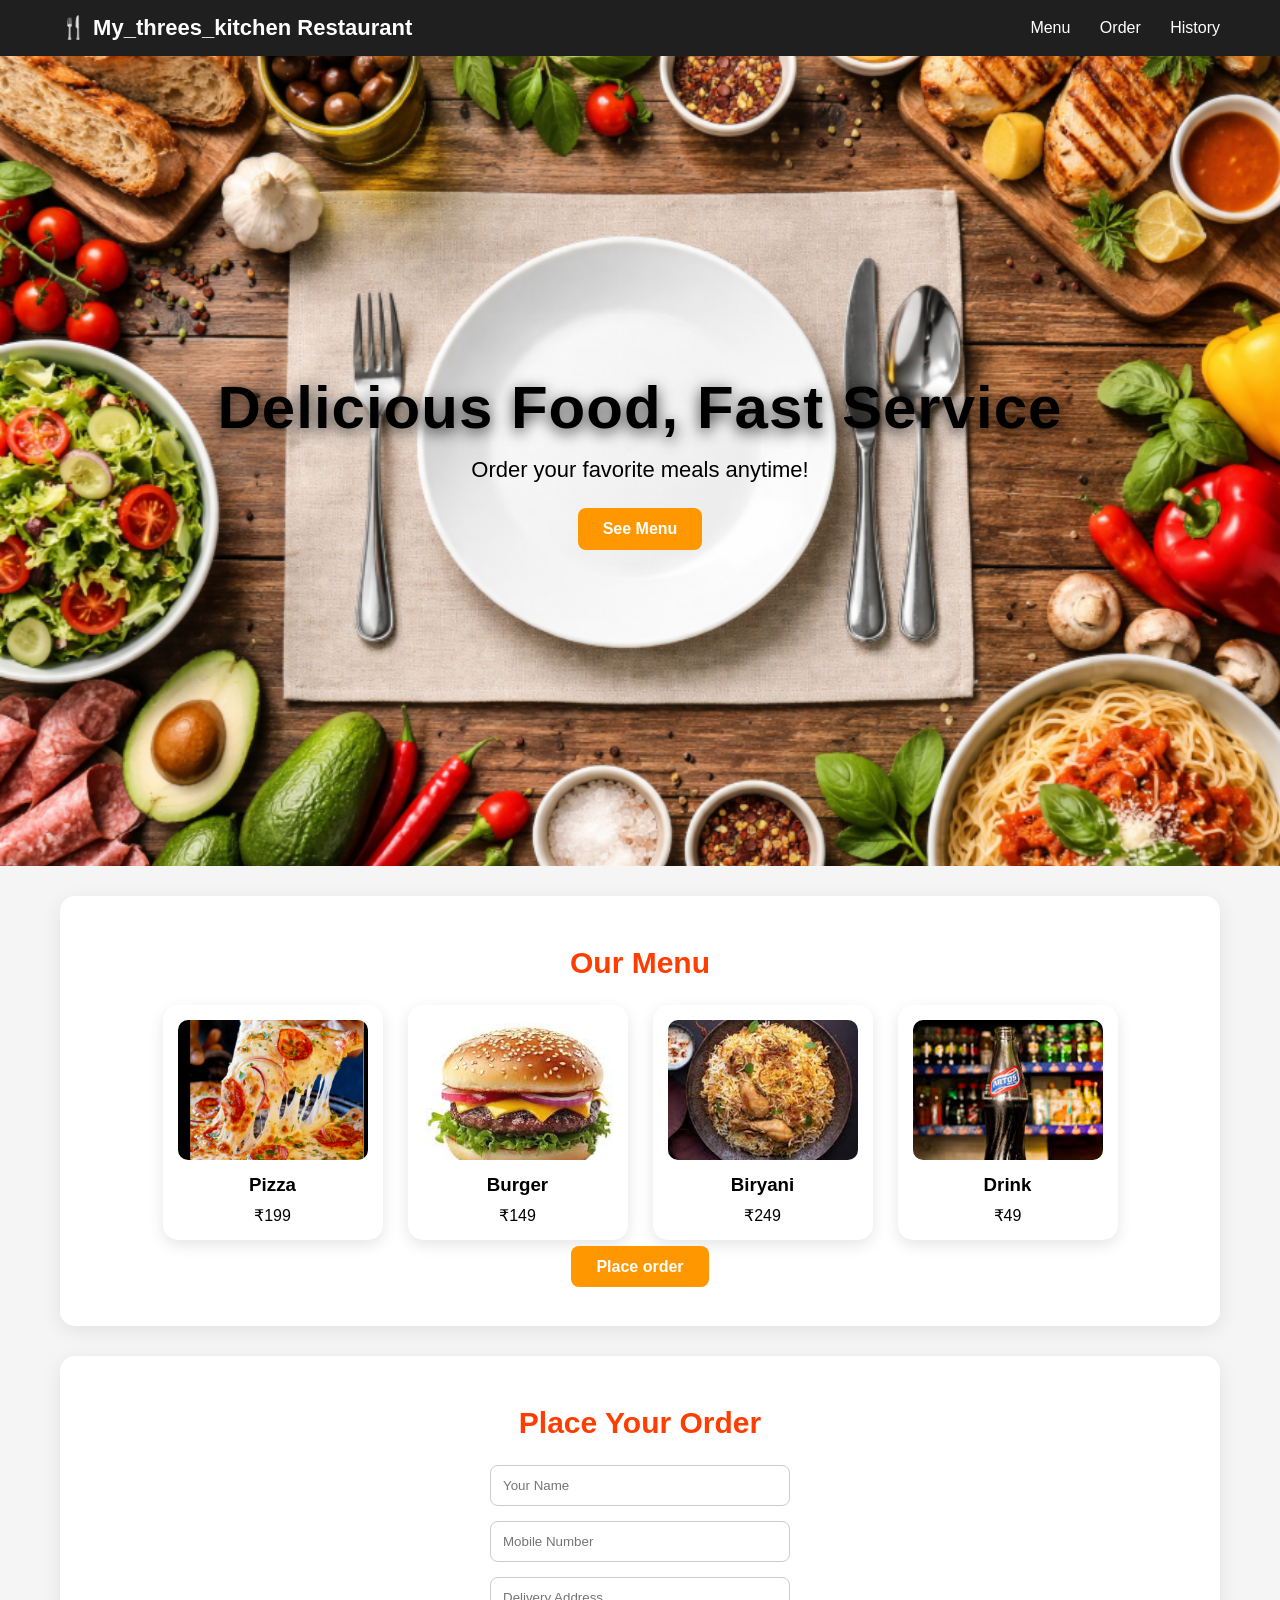
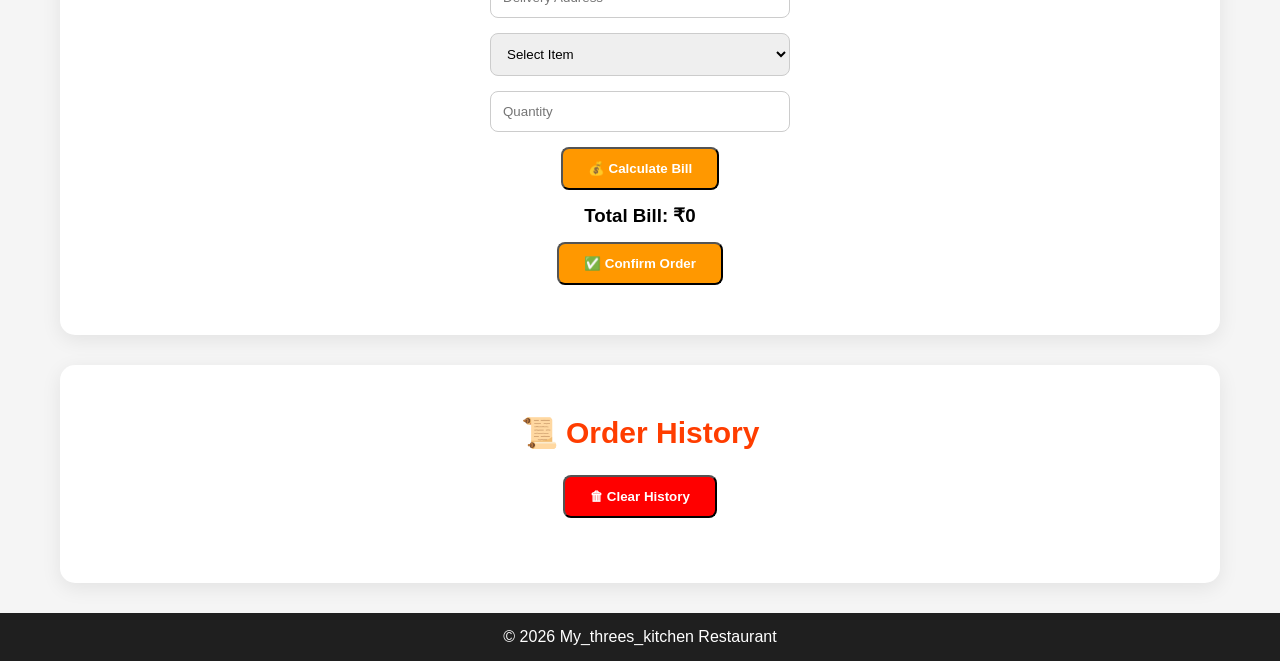
<file: index.html>
<!DOCTYPE html>
<html lang="en">
<head>
  <meta charset="UTF-8">
  <title>My_threes_kitchen Restaurant</title>
  <link rel="stylesheet" href="style.css">
</head>
<body>

<!-- NAVBAR -->
<header>
  <h2 class="logo">🍴 My_threes_kitchen Restaurant</h2>
  <nav>
    <a href="#menu">Menu</a>
    <a href="#order">Order</a>
    <a href="#historySection">History</a>
  </nav>
</header>

<!-- HERO -->
<section class="hero">
  <h1>Delicious Food, Fast Service</h1>
  <p>Order your favorite meals anytime!</p>
  <a href="#menu" class="btn">See Menu</a>
</section>

<!-- MENU -->
<section id="menu" class="section">
  <h2>Our Menu</h2>

  <div class="menu-container">
    <div class="card">
      <img src="pizza.png">
      <h3>Pizza</h3>
      <p>₹199</p>
    </div>

    <div class="card">
      <img src="burger.png">
      <h3>Burger</h3>
      <p>₹149</p>
    </div>

    <div class="card">
      <img src="biryani.png">
      <h3>Biryani</h3>
      <p>₹249</p>
    </div>

    <div class="card">
      <img src="drink.png">
      <h3>Drink</h3>
      <p>₹49</p>
    </div>
  </div>
  <br>
  <a href="#order" class="btn">Place order</a>
</section>

<!-- ORDER -->
<section id="order" class="section">
  <h2>Place Your Order</h2>

  <form class="order-form" onsubmit="saveOrder(event)">
    <input type="text" id="name" placeholder="Your Name" required>
    <input type="tel" id="phone" placeholder="Mobile Number" required>
    <input type="text" placeholder="Delivery Address" required>

    <select id="item" required>
      <option value="">Select Item</option>
      <option value="Pizza|199">Pizza - ₹199</option>
      <option value="Burger|149">Burger - ₹149</option>
      <option value="Biryani|249">Chicken Biryani - ₹249</option>
      <option value="Drink|49">Cold Drink - ₹49</option>
    </select>

    <input type="number" id="qty" placeholder="Quantity" min="1" required>

    <button type="button" class="btn" onclick="calculateBill()">💰 Calculate Bill</button>

    <h3 id="totalBill">Total Bill: ₹0</h3>

    <button type="submit" class="btn">✅ Confirm Order</button>
  </form>
</section>

<!-- ORDER HISTORY -->
<section id="historySection" class="section">
  <h2>📜 Order History</h2>

  <button class="btn clear-btn" onclick="clearHistory()">🗑 Clear History</button>

  <div id="history"></div>
</section>

<!-- FOOTER -->
<footer>
  <p>© 2026 My_threes_kitchen Restaurant</p>
</footer>

<!-- JAVASCRIPT -->
<script>
function calculateBill() {
  let item = document.getElementById("item").value;
  let qty = document.getElementById("qty").value;

  if (item === "" || qty === "") {
    alert("Select item & quantity");
    return;
  }

  let price = item.split("|")[1];
  let total = price * qty;

  document.getElementById("totalBill").innerText =
    "Total Bill: ₹" + total;
}

function saveOrder(event) {
  event.preventDefault();

  let name = document.getElementById("name").value;
  let phone = document.getElementById("phone").value;

  let itemData = document.getElementById("item").value.split("|");
  let item = itemData[0];
  let price = itemData[1];

  let qty = document.getElementById("qty").value;
  let total = price * qty;

  let order = { name, phone, item, qty, total };

  let orders = JSON.parse(localStorage.getItem("orders")) || [];
  orders.push(order);

  localStorage.setItem("orders", JSON.stringify(orders));

  displayOrders();

  document.querySelector("form").reset();
  document.getElementById("totalBill").innerText = "Total Bill: ₹0";
}

function displayOrders() {
  let orders = JSON.parse(localStorage.getItem("orders")) || [];
  let historyDiv = document.getElementById("history");

  historyDiv.innerHTML = "";

  orders.forEach(o => {
    historyDiv.innerHTML += `
      <div class="card">
        <p><b>${o.name}</b></p>
        <p>${o.item} × ${o.qty}</p>
        <p>Total: ₹${o.total}</p>
      </div>
    `;
  });
}

function clearHistory() {
  if (confirm("Are you sure you want to clear all orders?")) {
    localStorage.removeItem("orders");
    displayOrders();
  }
}

displayOrders();
</script>

</body>
</html>
</file>
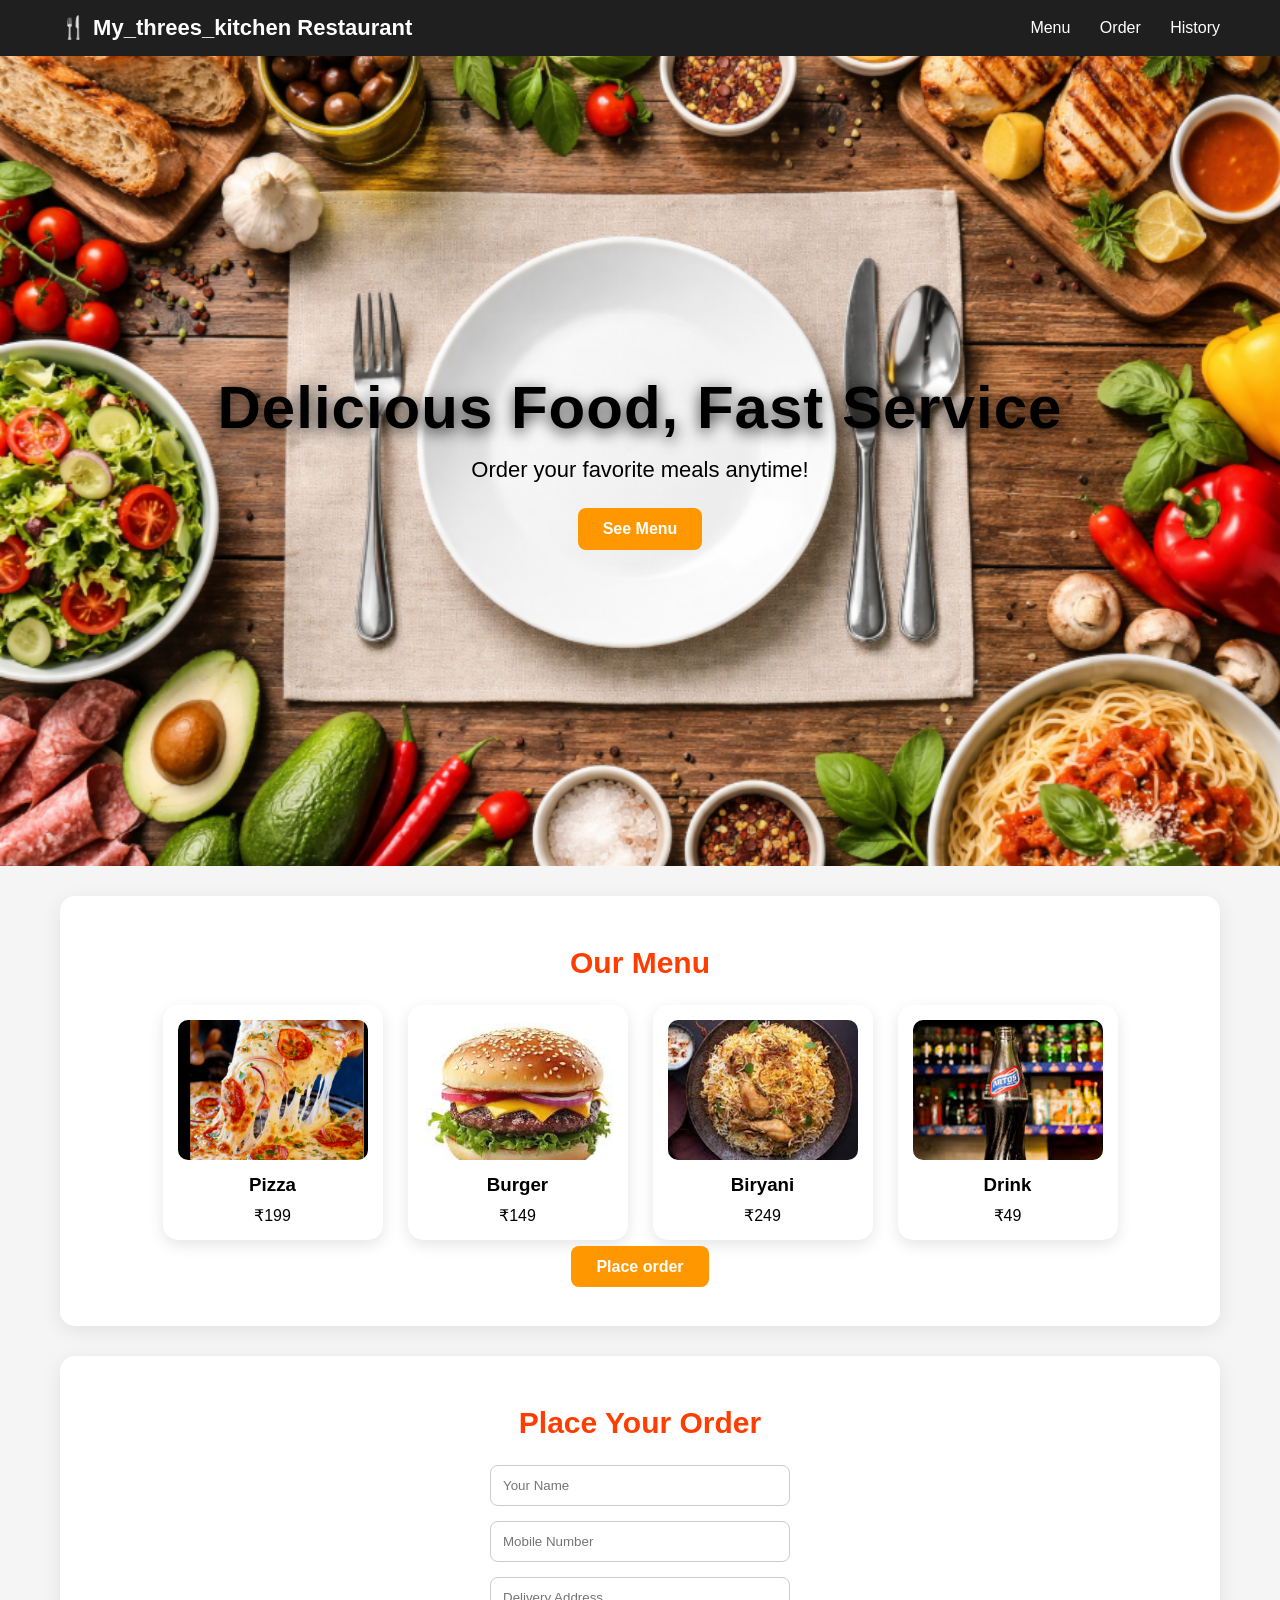
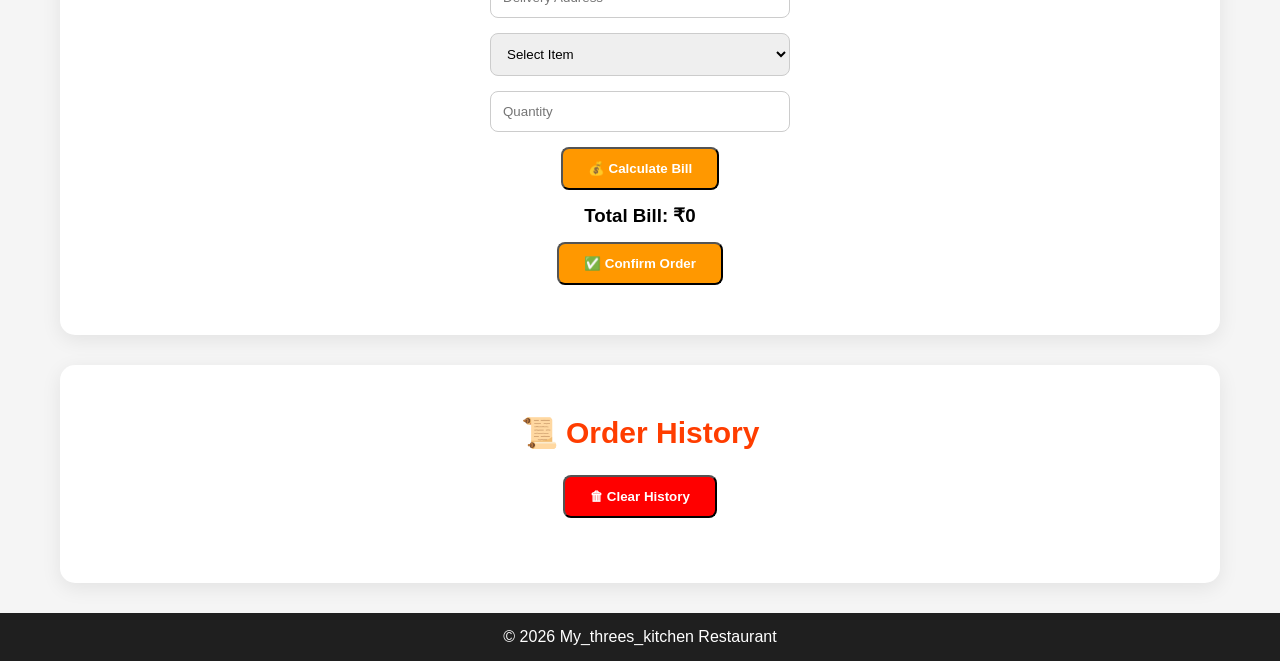
<file: project web/resindex.html>
<!DOCTYPE html>
<html lang="en">
<head>
  <meta charset="UTF-8">
  <title>My_threes_kitchen Restaurant</title>
  <link rel="stylesheet" href="style.css">
</head>
<body>

<!-- NAVBAR -->
<header>
  <h2 class="logo">🍴 My_threes_kitchen Restaurant</h2>
  <nav>
    <a href="#menu">Menu</a>
    <a href="#order">Order</a>
    <a href="#historySection">History</a>
  </nav>
</header>

<!-- HERO -->
<section class="hero">
  <h1>Delicious Food, Fast Service</h1>
  <p>Order your favorite meals anytime!</p>
  <a href="#menu" class="btn">See Menu</a>
</section>

<!-- MENU -->
<section id="menu" class="section">
  <h2>Our Menu</h2>

  <div class="menu-container">
    <div class="card">
      <img src="pizza.png">
      <h3>Pizza</h3>
      <p>₹199</p>
    </div>

    <div class="card">
      <img src="burger.png">
      <h3>Burger</h3>
      <p>₹149</p>
    </div>

    <div class="card">
      <img src="biryani.png">
      <h3>Biryani</h3>
      <p>₹249</p>
    </div>

    <div class="card">
      <img src="drink.png">
      <h3>Drink</h3>
      <p>₹49</p>
    </div>
  </div>
  <br>
  <a href="#order" class="btn">Place order</a>
</section>

<!-- ORDER -->
<section id="order" class="section">
  <h2>Place Your Order</h2>

  <form class="order-form" onsubmit="saveOrder(event)">
    <input type="text" id="name" placeholder="Your Name" required>
    <input type="tel" id="phone" placeholder="Mobile Number" required>
    <input type="text" placeholder="Delivery Address" required>

    <select id="item" required>
      <option value="">Select Item</option>
      <option value="Pizza|199">Pizza - ₹199</option>
      <option value="Burger|149">Burger - ₹149</option>
      <option value="Biryani|249">Chicken Biryani - ₹249</option>
      <option value="Drink|49">Cold Drink - ₹49</option>
    </select>

    <input type="number" id="qty" placeholder="Quantity" min="1" required>

    <button type="button" class="btn" onclick="calculateBill()">💰 Calculate Bill</button>

    <h3 id="totalBill">Total Bill: ₹0</h3>

    <button type="submit" class="btn">✅ Confirm Order</button>
  </form>
</section>

<!-- ORDER HISTORY -->
<section id="historySection" class="section">
  <h2>📜 Order History</h2>

  <button class="btn clear-btn" onclick="clearHistory()">🗑 Clear History</button>

  <div id="history"></div>
</section>

<!-- FOOTER -->
<footer>
  <p>© 2026 My_threes_kitchen Restaurant</p>
</footer>

<!-- JAVASCRIPT -->
<script>
function calculateBill() {
  let item = document.getElementById("item").value;
  let qty = document.getElementById("qty").value;

  if (item === "" || qty === "") {
    alert("Select item & quantity");
    return;
  }

  let price = item.split("|")[1];
  let total = price * qty;

  document.getElementById("totalBill").innerText =
    "Total Bill: ₹" + total;
}

function saveOrder(event) {
  event.preventDefault();

  let name = document.getElementById("name").value;
  let phone = document.getElementById("phone").value;

  let itemData = document.getElementById("item").value.split("|");
  let item = itemData[0];
  let price = itemData[1];

  let qty = document.getElementById("qty").value;
  let total = price * qty;

  let order = { name, phone, item, qty, total };

  let orders = JSON.parse(localStorage.getItem("orders")) || [];
  orders.push(order);

  localStorage.setItem("orders", JSON.stringify(orders));

  displayOrders();

  document.querySelector("form").reset();
  document.getElementById("totalBill").innerText = "Total Bill: ₹0";
}

function displayOrders() {
  let orders = JSON.parse(localStorage.getItem("orders")) || [];
  let historyDiv = document.getElementById("history");

  historyDiv.innerHTML = "";

  orders.forEach(o => {
    historyDiv.innerHTML += `
      <div class="card">
        <p><b>${o.name}</b></p>
        <p>${o.item} × ${o.qty}</p>
        <p>Total: ₹${o.total}</p>
      </div>
    `;
  });
}

function clearHistory() {
  if (confirm("Are you sure you want to clear all orders?")) {
    localStorage.removeItem("orders");
    displayOrders();
  }
}

displayOrders();
</script>

</body>
</html>
</file>
<file: style.css>
/* RESET */
* {
  margin: 0;
  padding: 0;
  box-sizing: border-box;
  font-family: 'Segoe UI', Tahoma, Geneva, Verdana, sans-serif;
}

/* BODY */
body {
  background: #f5f5f5;
}

/* NAVBAR */
header {
  background: #1f1f1f;
  color: white;
  padding: 15px 60px;
  display: flex;
  justify-content: space-between;
  align-items: center;
  box-shadow: 0 2px 8px rgba(0,0,0,0.2);
}

.logo {
  font-size: 22px;
  font-weight: bold;
}

nav a {
  color: white;
  margin-left: 25px;
  text-decoration: none;
  font-size: 16px;
  transition: 0.3s;
}

nav a:hover {
  color: #ff9800;
}

/* HERO */
.hero {
  height: 90vh;

  background: url("food.png"); /* your image file */
  background-size: cover;      /* fill entire area */
  background-position: center; /* center image */
  background-repeat: no-repeat;

  display: flex;
  flex-direction: column;
  justify-content: center;
  align-items: center;
  color: rgb(0, 0, 0);
  text-align: center;
}
.hero h1 {
  font-size: 60px;
  font-weight: 800;
  letter-spacing: 1px;
  text-shadow: 0px 4px 15px rgba(0,0,0,0.8);
  margin-bottom: 15px;
}
.hero p {
  font-size: 22px;
  margin-bottom: 25px;
  color: #000000;
}
/* BUTTON */
.btn {
  background: #ff9800;
  color: white;
  padding: 12px 25px;
  border-radius: 8px;
  font-weight: bold;
  text-decoration: none;
  transition: 0.3s;
}

.btn:hover {
  background: #e65100;
  transform: scale(1.05);
}

/* SECTION */
.section {
  background: white;
  margin: 30px 60px;
  padding: 50px;
  border-radius: 15px;
  text-align: center;
  box-shadow: 0 5px 20px rgba(0,0,0,0.08);
}

.section h2 {
  margin-bottom: 25px;
  font-size: 30px;
  color: #ff3d00;
}

/* MENU */
.menu-container {
  display: flex;
  gap: 25px;
  justify-content: center;
  flex-wrap: wrap;
}

.card {
  background: #fff;
  width: 220px;
  padding: 15px;
  border-radius: 15px;
  box-shadow: 0 5px 15px rgba(0,0,0,0.1);
  transition: 0.3s;
}

.card:hover {
  transform: translateY(-5px);
}

.card img {
  width: 100%;
  height: 140px;
  object-fit: cover;
  border-radius: 10px;
}

.card h3 {
  margin: 10px 0;
}

.price {
  font-weight: bold;
  color: #333;
}

/* FORM */
.order-form {
  display: flex;
  flex-direction: column;
  align-items: center;
  gap: 15px;
}

.order-form input,
.order-form select {
  width: 300px;
  padding: 12px;
  border-radius: 8px;
  border: 1px solid #ccc;
}

.order-form input:focus,
.order-form select:focus {
  border: 1px solid #ff9800;
  outline: none;
}

/* HISTORY */
#history {
  display: flex;
  gap: 15px;
  flex-wrap: wrap;
  justify-content: center;
}

/* CLEAR BUTTON */
.clear-btn {
  background: red;
  color: white;
  margin-bottom: 15px;
}

/* FOOTER */
footer {
  background: #1f1f1f;
  color: white;
  text-align: center;
  padding: 15px;
  margin-top: 30px;
}
</file>
<file: project web/style.css>
/* RESET */
* {
  margin: 0;
  padding: 0;
  box-sizing: border-box;
  font-family: 'Segoe UI', Tahoma, Geneva, Verdana, sans-serif;
}

/* BODY */
body {
  background: #f5f5f5;
}

/* NAVBAR */
header {
  background: #1f1f1f;
  color: white;
  padding: 15px 60px;
  display: flex;
  justify-content: space-between;
  align-items: center;
  box-shadow: 0 2px 8px rgba(0,0,0,0.2);
}

.logo {
  font-size: 22px;
  font-weight: bold;
}

nav a {
  color: white;
  margin-left: 25px;
  text-decoration: none;
  font-size: 16px;
  transition: 0.3s;
}

nav a:hover {
  color: #ff9800;
}

/* HERO */
.hero {
  height: 90vh;

  background: url("food.png"); /* your image file */
  background-size: cover;      /* fill entire area */
  background-position: center; /* center image */
  background-repeat: no-repeat;

  display: flex;
  flex-direction: column;
  justify-content: center;
  align-items: center;
  color: rgb(0, 0, 0);
  text-align: center;
}
.hero h1 {
  font-size: 60px;
  font-weight: 800;
  letter-spacing: 1px;
  text-shadow: 0px 4px 15px rgba(0,0,0,0.8);
  margin-bottom: 15px;
}
.hero p {
  font-size: 22px;
  margin-bottom: 25px;
  color: #000000;
}
/* BUTTON */
.btn {
  background: #ff9800;
  color: white;
  padding: 12px 25px;
  border-radius: 8px;
  font-weight: bold;
  text-decoration: none;
  transition: 0.3s;
}

.btn:hover {
  background: #e65100;
  transform: scale(1.05);
}

/* SECTION */
.section {
  background: white;
  margin: 30px 60px;
  padding: 50px;
  border-radius: 15px;
  text-align: center;
  box-shadow: 0 5px 20px rgba(0,0,0,0.08);
}

.section h2 {
  margin-bottom: 25px;
  font-size: 30px;
  color: #ff3d00;
}

/* MENU */
.menu-container {
  display: flex;
  gap: 25px;
  justify-content: center;
  flex-wrap: wrap;
}

.card {
  background: #fff;
  width: 220px;
  padding: 15px;
  border-radius: 15px;
  box-shadow: 0 5px 15px rgba(0,0,0,0.1);
  transition: 0.3s;
}

.card:hover {
  transform: translateY(-5px);
}

.card img {
  width: 100%;
  height: 140px;
  object-fit: cover;
  border-radius: 10px;
}

.card h3 {
  margin: 10px 0;
}

.price {
  font-weight: bold;
  color: #333;
}

/* FORM */
.order-form {
  display: flex;
  flex-direction: column;
  align-items: center;
  gap: 15px;
}

.order-form input,
.order-form select {
  width: 300px;
  padding: 12px;
  border-radius: 8px;
  border: 1px solid #ccc;
}

.order-form input:focus,
.order-form select:focus {
  border: 1px solid #ff9800;
  outline: none;
}

/* HISTORY */
#history {
  display: flex;
  gap: 15px;
  flex-wrap: wrap;
  justify-content: center;
}

/* CLEAR BUTTON */
.clear-btn {
  background: red;
  color: white;
  margin-bottom: 15px;
}

/* FOOTER */
footer {
  background: #1f1f1f;
  color: white;
  text-align: center;
  padding: 15px;
  margin-top: 30px;
}
</file>
